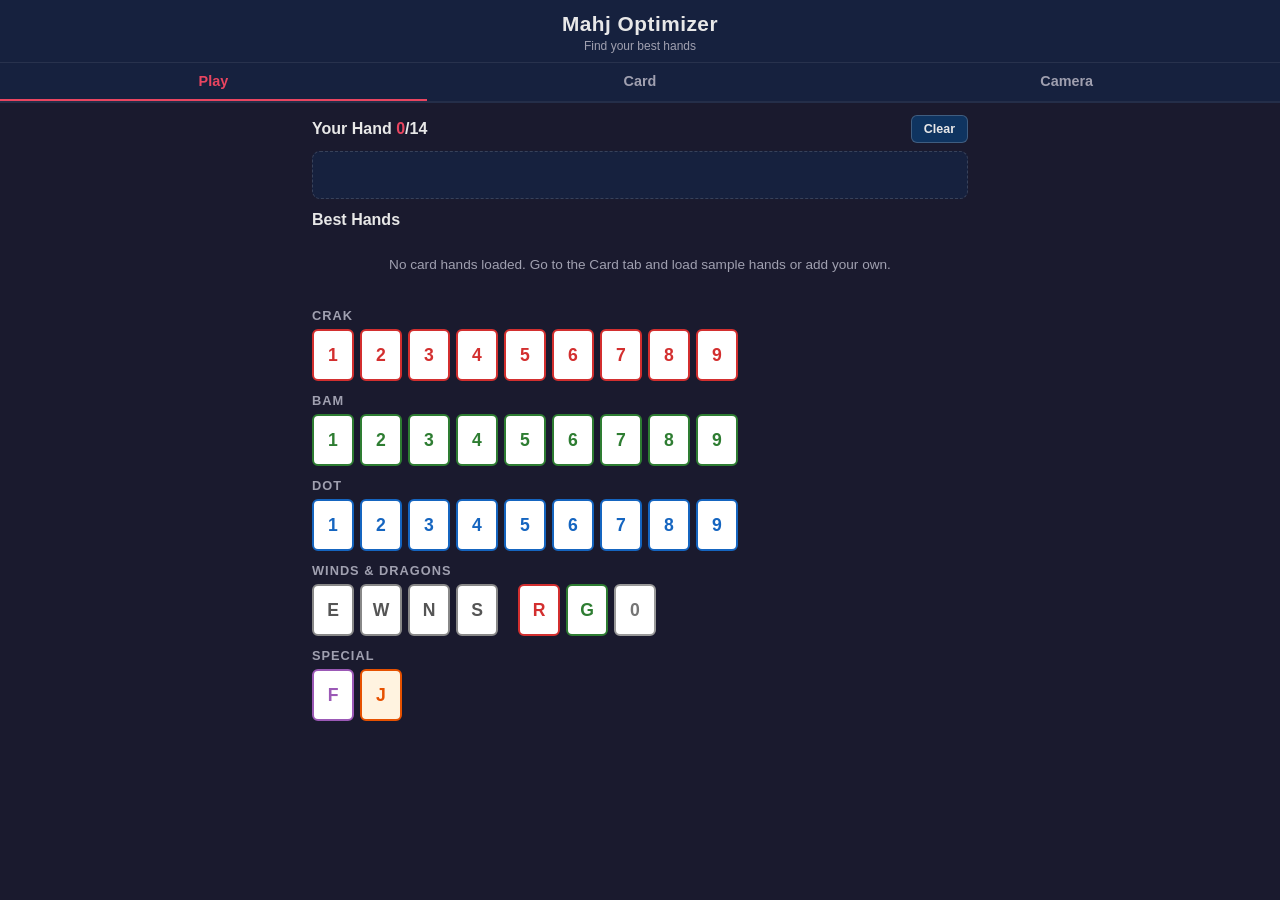
<file: mahjong-hand-optimizer/index.html>
<!DOCTYPE html>
<html lang="en">
<head>
  <meta charset="UTF-8">
  <meta name="viewport" content="width=device-width, initial-scale=1.0, user-scalable=no">
  <meta name="theme-color" content="#1a1a2e">
  <meta name="description" content="American Mahjong hand optimizer - find the best hands to pursue from your tiles">
  <title>Mahj Optimizer</title>
  <link rel="stylesheet" href="css/styles.css">
</head>
<body>
  <div id="app">
    <!-- Header -->
    <header class="header">
      <h1 class="header-title">Mahj Optimizer</h1>
      <span class="header-subtitle">Find your best hands</span>
    </header>

    <!-- Tab Navigation -->
    <nav class="tabs">
      <button class="tab active" data-tab="play">Play</button>
      <button class="tab" data-tab="card">Card</button>
      <button class="tab" data-tab="camera">Camera</button>
    </nav>

    <!-- Play Tab -->
    <main id="tab-play" class="tab-content active">
      <!-- Player's current hand -->
      <section class="hand-display">
        <div class="hand-header">
          <h2>Your Hand <span id="hand-count">0</span>/14</h2>
          <button id="clear-hand" class="btn-sm">Clear</button>
        </div>
        <div id="player-hand" class="tile-row"></div>
      </section>

      <!-- Best matching hands -->
      <section class="results-section">
        <h2>Best Hands</h2>
        <div id="results-list" class="results-list">
          <p class="results-placeholder">Tap tiles below to add them to your hand. Matching hands will appear here.</p>
        </div>
      </section>

      <!-- Tile picker -->
      <section class="picker-section">
        <h3>Crak</h3>
        <div class="tile-picker" data-suit="crack">
          <button class="tile-btn tile-crack" data-tile="crack-1">1</button>
          <button class="tile-btn tile-crack" data-tile="crack-2">2</button>
          <button class="tile-btn tile-crack" data-tile="crack-3">3</button>
          <button class="tile-btn tile-crack" data-tile="crack-4">4</button>
          <button class="tile-btn tile-crack" data-tile="crack-5">5</button>
          <button class="tile-btn tile-crack" data-tile="crack-6">6</button>
          <button class="tile-btn tile-crack" data-tile="crack-7">7</button>
          <button class="tile-btn tile-crack" data-tile="crack-8">8</button>
          <button class="tile-btn tile-crack" data-tile="crack-9">9</button>
        </div>

        <h3>Bam</h3>
        <div class="tile-picker" data-suit="bam">
          <button class="tile-btn tile-bam" data-tile="bam-1">1</button>
          <button class="tile-btn tile-bam" data-tile="bam-2">2</button>
          <button class="tile-btn tile-bam" data-tile="bam-3">3</button>
          <button class="tile-btn tile-bam" data-tile="bam-4">4</button>
          <button class="tile-btn tile-bam" data-tile="bam-5">5</button>
          <button class="tile-btn tile-bam" data-tile="bam-6">6</button>
          <button class="tile-btn tile-bam" data-tile="bam-7">7</button>
          <button class="tile-btn tile-bam" data-tile="bam-8">8</button>
          <button class="tile-btn tile-bam" data-tile="bam-9">9</button>
        </div>

        <h3>Dot</h3>
        <div class="tile-picker" data-suit="dot">
          <button class="tile-btn tile-dot" data-tile="dot-1">1</button>
          <button class="tile-btn tile-dot" data-tile="dot-2">2</button>
          <button class="tile-btn tile-dot" data-tile="dot-3">3</button>
          <button class="tile-btn tile-dot" data-tile="dot-4">4</button>
          <button class="tile-btn tile-dot" data-tile="dot-5">5</button>
          <button class="tile-btn tile-dot" data-tile="dot-6">6</button>
          <button class="tile-btn tile-dot" data-tile="dot-7">7</button>
          <button class="tile-btn tile-dot" data-tile="dot-8">8</button>
          <button class="tile-btn tile-dot" data-tile="dot-9">9</button>
        </div>

        <h3>Winds &amp; Dragons</h3>
        <div class="tile-picker">
          <button class="tile-btn tile-wind" data-tile="wind-E">E</button>
          <button class="tile-btn tile-wind" data-tile="wind-W">W</button>
          <button class="tile-btn tile-wind" data-tile="wind-N">N</button>
          <button class="tile-btn tile-wind" data-tile="wind-S">S</button>
          <span class="picker-gap"></span>
          <button class="tile-btn tile-dragon-red" data-tile="dragon-red">R</button>
          <button class="tile-btn tile-dragon-green" data-tile="dragon-green">G</button>
          <button class="tile-btn tile-dragon-soap" data-tile="dragon-soap">0</button>
        </div>

        <h3>Special</h3>
        <div class="tile-picker">
          <button class="tile-btn tile-flower" data-tile="flower">F</button>
          <button class="tile-btn tile-joker" data-tile="joker">J</button>
        </div>
      </section>
    </main>

    <!-- Card Tab -->
    <main id="tab-card" class="tab-content">
      <section class="card-section">
        <div class="card-header">
          <h2>Your Card</h2>
          <div class="card-actions">
            <button id="load-samples" class="btn-sm">Load Samples</button>
            <button id="clear-card" class="btn-sm btn-danger">Clear All</button>
          </div>
        </div>
        <p class="card-info">
          Enter the hands from your NMJL card. Hands are saved locally on your device.
          You can start with sample hands to try the app.
        </p>
        <div id="card-list" class="card-list"></div>

        <details class="import-export">
          <summary>Import / Export</summary>
          <div class="import-export-content">
            <button id="export-card" class="btn-sm">Export JSON</button>
            <button id="import-card-btn" class="btn-sm">Import JSON</button>
            <textarea id="import-export-area" class="import-textarea" rows="6" placeholder="Paste card JSON here..."></textarea>
          </div>
        </details>
      </section>
    </main>

    <!-- Camera Tab (placeholder) -->
    <main id="tab-camera" class="tab-content">
      <section class="camera-section">
        <div class="camera-placeholder">
          <div class="camera-icon">&#128247;</div>
          <h2>Camera Coming Soon</h2>
          <p>Point your phone at your tiles for instant recognition.<br>
             This feature is under development.</p>
        </div>
      </section>
    </main>
  </div>

  <script type="module" src="js/app.js"></script>
</body>
</html>
</file>
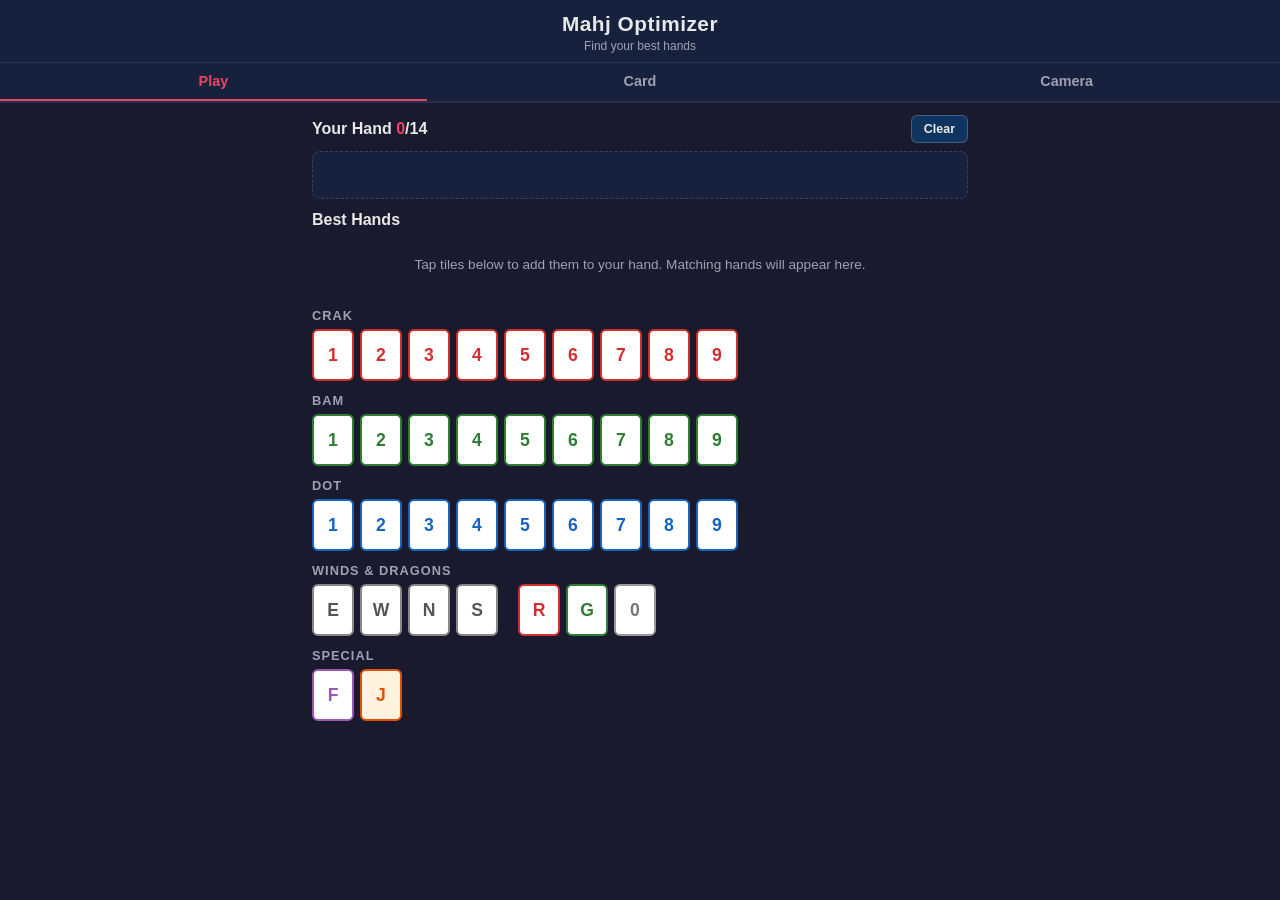
<file: mahjong-hand-optimizer/standalone.html>
<!DOCTYPE html>
<html lang="en">
<head>
  <meta charset="UTF-8">
  <meta name="viewport" content="width=device-width, initial-scale=1.0, user-scalable=no">
  <meta name="theme-color" content="#1a1a2e">
  <meta name="description" content="American Mahjong hand optimizer - find the best hands to pursue from your tiles">
  <title>Mahj Optimizer</title>
  <style>
/* === Reset & Base === */
*, *::before, *::after {
  box-sizing: border-box;
  margin: 0;
  padding: 0;
}

:root {
  --bg: #1a1a2e;
  --bg-card: #16213e;
  --bg-surface: #0f3460;
  --text: #e8e8e8;
  --text-dim: #a0a0b0;
  --accent: #e94560;
  --accent-hover: #ff6b81;
  --green: #2ecc71;
  --red: #e74c3c;
  --orange: #f39c12;
  --purple: #9b59b6;
  --tile-bg: #fff;
  --tile-border: #ccc;
  --crack-color: #d32f2f;
  --bam-color: #2e7d32;
  --dot-color: #1565c0;
  --radius: 8px;
  --radius-lg: 12px;
}

html { font-size: 16px; -webkit-text-size-adjust: 100%; }

body {
  font-family: -apple-system, BlinkMacSystemFont, 'Segoe UI', Roboto, sans-serif;
  background: var(--bg);
  color: var(--text);
  min-height: 100vh;
  overflow-x: hidden;
  -webkit-tap-highlight-color: transparent;
}

.header {
  text-align: center;
  padding: 12px 16px 8px;
  background: var(--bg-card);
  border-bottom: 1px solid rgba(255,255,255,0.08);
}
.header-title { font-size: 1.3rem; font-weight: 700; letter-spacing: 0.5px; }
.header-subtitle { font-size: 0.75rem; color: var(--text-dim); }

.tabs {
  display: flex;
  background: var(--bg-card);
  border-bottom: 2px solid rgba(255,255,255,0.06);
  position: sticky;
  top: 0;
  z-index: 100;
}
.tab {
  flex: 1; padding: 10px 0; font-size: 0.9rem; font-weight: 600;
  color: var(--text-dim); background: none; border: none; cursor: pointer;
  border-bottom: 2px solid transparent; transition: color 0.2s, border-color 0.2s;
}
.tab.active { color: var(--accent); border-bottom-color: var(--accent); }
.tab:active { opacity: 0.7; }

.tab-content { display: none; padding: 12px 12px 24px; }
.tab-content.active { display: block; }

.hand-display { margin-bottom: 12px; }
.hand-header { display: flex; align-items: center; justify-content: space-between; margin-bottom: 8px; }
.hand-header h2 { font-size: 1rem; font-weight: 600; }
#hand-count { color: var(--accent); }

.tile-row {
  display: flex; flex-wrap: wrap; gap: 4px; min-height: 48px; padding: 8px;
  background: var(--bg-card); border-radius: var(--radius);
  border: 1px dashed rgba(255,255,255,0.15);
}
.tile-row .hand-tile {
  width: 36px; height: 46px; display: flex; align-items: center; justify-content: center;
  font-size: 0.8rem; font-weight: 700; border-radius: 4px; background: var(--tile-bg);
  color: #333; cursor: pointer; border: 1.5px solid var(--tile-border);
  transition: transform 0.1s; user-select: none;
}
.hand-tile:active { transform: scale(0.9); }
.hand-tile.tile-crack { color: var(--crack-color); border-color: var(--crack-color); }
.hand-tile.tile-bam { color: var(--bam-color); border-color: var(--bam-color); }
.hand-tile.tile-dot { color: var(--dot-color); border-color: var(--dot-color); }
.hand-tile.tile-wind { color: #555; border-color: #888; }
.hand-tile.tile-dragon-red { color: var(--crack-color); border-color: var(--crack-color); }
.hand-tile.tile-dragon-green { color: var(--bam-color); border-color: var(--bam-color); }
.hand-tile.tile-dragon-soap { color: #757575; border-color: #999; }
.hand-tile.tile-flower { color: var(--purple); border-color: var(--purple); }
.hand-tile.tile-joker { color: #e65100; border-color: #e65100; }

.picker-section { margin-top: 16px; }
.picker-section h3 {
  font-size: 0.8rem; font-weight: 600; color: var(--text-dim);
  margin: 12px 0 6px; text-transform: uppercase; letter-spacing: 1px;
}
.tile-picker { display: flex; flex-wrap: wrap; gap: 6px; }
.picker-gap { width: 8px; }

.tile-btn {
  width: 38px; height: 48px; display: flex; align-items: center; justify-content: center;
  font-size: 1rem; font-weight: 700; border-radius: 6px; background: var(--tile-bg);
  border: 2px solid var(--tile-border); cursor: pointer;
  transition: transform 0.1s, box-shadow 0.1s; user-select: none;
}
.tile-btn:active { transform: scale(0.92); }
.tile-btn.tile-crack { color: var(--crack-color); border-color: var(--crack-color); }
.tile-btn.tile-bam { color: var(--bam-color); border-color: var(--bam-color); }
.tile-btn.tile-dot { color: var(--dot-color); border-color: var(--dot-color); }
.tile-btn.tile-wind { color: #555; border-color: #888; }
.tile-btn.tile-dragon-red { color: var(--crack-color); border-color: var(--crack-color); }
.tile-btn.tile-dragon-green { color: var(--bam-color); border-color: var(--bam-color); }
.tile-btn.tile-dragon-soap { color: #757575; border-color: #999; }
.tile-btn.tile-flower { color: var(--purple); border-color: var(--purple); }
.tile-btn.tile-joker { color: #e65100; border-color: #e65100; background: #fff3e0; }
.tile-btn.maxed { opacity: 0.35; pointer-events: none; }

.results-section { margin-top: 4px; }
.results-section h2 { font-size: 1rem; font-weight: 600; margin-bottom: 8px; }
.results-placeholder { color: var(--text-dim); font-size: 0.85rem; text-align: center; padding: 20px 12px; }
.results-list { display: flex; flex-direction: column; gap: 8px; }

.result-card {
  background: var(--bg-card); border-radius: var(--radius); padding: 12px;
  border-left: 4px solid var(--accent);
}
.result-card.top-match { border-left-color: var(--green); }
.result-header { display: flex; justify-content: space-between; align-items: center; margin-bottom: 6px; }
.result-category { font-size: 0.75rem; color: var(--text-dim); text-transform: uppercase; letter-spacing: 0.5px; }
.result-score { font-size: 1.1rem; font-weight: 700; color: var(--green); }
.result-description {
  font-size: 0.85rem; color: var(--text); margin-bottom: 8px;
  font-family: 'SF Mono', 'Fira Code', monospace;
}
.result-bar { height: 6px; background: rgba(255,255,255,0.1); border-radius: 3px; margin-bottom: 8px; overflow: hidden; }
.result-bar-fill { height: 100%; border-radius: 3px; background: var(--green); transition: width 0.3s ease; }
.result-tiles { display: flex; flex-wrap: wrap; gap: 3px; margin-bottom: 6px; }
.result-tile { font-size: 0.7rem; font-weight: 600; padding: 2px 5px; border-radius: 3px; background: rgba(46,204,113,0.2); color: var(--green); }
.result-tile.needed { background: rgba(231,76,60,0.2); color: var(--red); }
.result-meta { display: flex; gap: 12px; font-size: 0.7rem; color: var(--text-dim); }
.result-meta .concealed { color: var(--orange); }

.card-section { max-width: 600px; }
.card-header { display: flex; align-items: center; justify-content: space-between; margin-bottom: 8px; }
.card-header h2 { font-size: 1.1rem; }
.card-actions { display: flex; gap: 6px; }
.card-info { font-size: 0.82rem; color: var(--text-dim); margin-bottom: 16px; line-height: 1.4; }
.card-list { display: flex; flex-direction: column; gap: 8px; }
.card-item { background: var(--bg-card); border-radius: var(--radius); padding: 10px 12px; display: flex; justify-content: space-between; align-items: center; }
.card-item-info { flex: 1; }
.card-item-category { font-size: 0.7rem; color: var(--text-dim); text-transform: uppercase; letter-spacing: 0.5px; }
.card-item-desc { font-size: 0.82rem; font-family: 'SF Mono', 'Fira Code', monospace; margin-top: 2px; }
.card-item-meta { font-size: 0.7rem; color: var(--text-dim); margin-top: 2px; }
.card-item .btn-remove { background: none; border: none; color: var(--red); font-size: 1.1rem; cursor: pointer; padding: 4px 8px; border-radius: 4px; }
.card-item .btn-remove:active { background: rgba(231,76,60,0.2); }
.card-empty { text-align: center; padding: 30px 16px; color: var(--text-dim); font-size: 0.9rem; }

.import-export { margin-top: 20px; background: var(--bg-card); border-radius: var(--radius); padding: 12px; }
.import-export summary { font-size: 0.85rem; cursor: pointer; color: var(--text-dim); }
.import-export-content { margin-top: 10px; display: flex; flex-direction: column; gap: 8px; }
.import-textarea {
  width: 100%; background: var(--bg); color: var(--text);
  border: 1px solid rgba(255,255,255,0.15); border-radius: var(--radius);
  padding: 8px; font-size: 0.8rem; font-family: 'SF Mono', 'Fira Code', monospace; resize: vertical;
}

.camera-section { min-height: 60vh; padding: 12px 0; }
.camera-start {
  display: flex; flex-direction: column; align-items: center; justify-content: center;
  min-height: 50vh; gap: 12px;
}
.camera-or { color: var(--text-dim); font-size: 0.85rem; }
.camera-btn {
  padding: 14px 32px; font-size: 1rem; font-weight: 700; border: none; border-radius: 10px;
  background: var(--accent); color: #fff; cursor: pointer; text-align: center;
  transition: transform 0.1s;
}
.camera-btn:active { transform: scale(0.95); }
.camera-btn-secondary { background: var(--bg-surface); border: 1px solid rgba(255,255,255,0.2); }
.camera-live, .camera-review { text-align: center; }
.camera-live video {
  width: 100%; max-width: 500px; border-radius: var(--radius-lg);
  background: #000; display: block; margin: 0 auto;
}
.camera-review img {
  width: 100%; max-width: 500px; border-radius: var(--radius-lg);
  display: block; margin: 0 auto;
}
.camera-controls { display: flex; gap: 10px; justify-content: center; margin-top: 14px; }
.camera-hint {
  color: var(--text-dim); font-size: 0.85rem; text-align: center;
  margin-top: 12px; line-height: 1.4;
}

.btn-sm {
  padding: 6px 12px; font-size: 0.78rem; font-weight: 600;
  border: 1px solid rgba(255,255,255,0.2); border-radius: 6px;
  background: var(--bg-surface); color: var(--text); cursor: pointer;
  transition: background 0.15s;
}
.btn-sm:active { background: rgba(255,255,255,0.1); }
.btn-danger { border-color: var(--red); color: var(--red); }
.btn-danger:active { background: rgba(231,76,60,0.2); }
.hidden { display: none !important; }

@media (min-width: 480px) {
  .tile-btn { width: 42px; height: 52px; font-size: 1.1rem; }
  .tile-row .hand-tile { width: 40px; height: 50px; font-size: 0.85rem; }
}
@media (min-width: 768px) {
  .tab-content { max-width: 680px; margin: 0 auto; }
}
  </style>
</head>
<body>
  <div id="app">
    <header class="header">
      <h1 class="header-title">Mahj Optimizer</h1>
      <span class="header-subtitle">Find your best hands</span>
    </header>

    <nav class="tabs">
      <button class="tab active" data-tab="play">Play</button>
      <button class="tab" data-tab="card">Card</button>
      <button class="tab" data-tab="camera">Camera</button>
    </nav>

    <main id="tab-play" class="tab-content active">
      <section class="hand-display">
        <div class="hand-header">
          <h2>Your Hand <span id="hand-count">0</span>/14</h2>
          <button id="clear-hand" class="btn-sm">Clear</button>
        </div>
        <div id="player-hand" class="tile-row"></div>
      </section>

      <section class="results-section">
        <h2>Best Hands</h2>
        <div id="results-list" class="results-list">
          <p class="results-placeholder">Tap tiles below to build your hand. Best matching hands will appear here.</p>
        </div>
      </section>

      <section class="picker-section">
        <h3>Crak</h3>
        <div class="tile-picker" data-suit="crack">
          <button class="tile-btn tile-crack" data-tile="crack-1">1</button>
          <button class="tile-btn tile-crack" data-tile="crack-2">2</button>
          <button class="tile-btn tile-crack" data-tile="crack-3">3</button>
          <button class="tile-btn tile-crack" data-tile="crack-4">4</button>
          <button class="tile-btn tile-crack" data-tile="crack-5">5</button>
          <button class="tile-btn tile-crack" data-tile="crack-6">6</button>
          <button class="tile-btn tile-crack" data-tile="crack-7">7</button>
          <button class="tile-btn tile-crack" data-tile="crack-8">8</button>
          <button class="tile-btn tile-crack" data-tile="crack-9">9</button>
        </div>

        <h3>Bam</h3>
        <div class="tile-picker" data-suit="bam">
          <button class="tile-btn tile-bam" data-tile="bam-1">1</button>
          <button class="tile-btn tile-bam" data-tile="bam-2">2</button>
          <button class="tile-btn tile-bam" data-tile="bam-3">3</button>
          <button class="tile-btn tile-bam" data-tile="bam-4">4</button>
          <button class="tile-btn tile-bam" data-tile="bam-5">5</button>
          <button class="tile-btn tile-bam" data-tile="bam-6">6</button>
          <button class="tile-btn tile-bam" data-tile="bam-7">7</button>
          <button class="tile-btn tile-bam" data-tile="bam-8">8</button>
          <button class="tile-btn tile-bam" data-tile="bam-9">9</button>
        </div>

        <h3>Dot</h3>
        <div class="tile-picker" data-suit="dot">
          <button class="tile-btn tile-dot" data-tile="dot-1">1</button>
          <button class="tile-btn tile-dot" data-tile="dot-2">2</button>
          <button class="tile-btn tile-dot" data-tile="dot-3">3</button>
          <button class="tile-btn tile-dot" data-tile="dot-4">4</button>
          <button class="tile-btn tile-dot" data-tile="dot-5">5</button>
          <button class="tile-btn tile-dot" data-tile="dot-6">6</button>
          <button class="tile-btn tile-dot" data-tile="dot-7">7</button>
          <button class="tile-btn tile-dot" data-tile="dot-8">8</button>
          <button class="tile-btn tile-dot" data-tile="dot-9">9</button>
        </div>

        <h3>Winds &amp; Dragons</h3>
        <div class="tile-picker">
          <button class="tile-btn tile-wind" data-tile="wind-E">E</button>
          <button class="tile-btn tile-wind" data-tile="wind-W">W</button>
          <button class="tile-btn tile-wind" data-tile="wind-N">N</button>
          <button class="tile-btn tile-wind" data-tile="wind-S">S</button>
          <span class="picker-gap"></span>
          <button class="tile-btn tile-dragon-red" data-tile="dragon-red">R</button>
          <button class="tile-btn tile-dragon-green" data-tile="dragon-green">G</button>
          <button class="tile-btn tile-dragon-soap" data-tile="dragon-soap">0</button>
        </div>

        <h3>Special</h3>
        <div class="tile-picker">
          <button class="tile-btn tile-flower" data-tile="flower">F</button>
          <button class="tile-btn tile-joker" data-tile="joker">J</button>
        </div>
      </section>
    </main>

    <main id="tab-card" class="tab-content">
      <section class="card-section">
        <div class="card-header">
          <h2>Your Card</h2>
          <div class="card-actions">
            <button id="load-samples" class="btn-sm">Load Samples</button>
            <button id="clear-card" class="btn-sm btn-danger">Clear All</button>
          </div>
        </div>
        <p class="card-info">
          Enter the hands from your NMJL card. Hands are saved locally on your device.
          You can start with sample hands to try the app.
        </p>
        <div id="card-list" class="card-list"></div>

        <details class="import-export">
          <summary>Import / Export</summary>
          <div class="import-export-content">
            <button id="export-card" class="btn-sm">Export JSON</button>
            <button id="import-card-btn" class="btn-sm">Import JSON</button>
            <textarea id="import-export-area" class="import-textarea" rows="6" placeholder="Paste card JSON here..."></textarea>
          </div>
        </details>
      </section>
    </main>

    <main id="tab-camera" class="tab-content">
      <section class="camera-section">
        <!-- Start screen -->
        <div id="camera-start" class="camera-start">
          <button id="btn-open-camera" class="camera-btn">Open Camera</button>
          <span class="camera-or">or</span>
          <label class="camera-btn camera-btn-secondary" for="photo-upload">Upload Photo</label>
          <input type="file" id="photo-upload" accept="image/*" style="display:none">
        </div>

        <!-- Live camera view -->
        <div id="camera-live" class="camera-live hidden">
          <video id="camera-video" autoplay playsinline></video>
          <div class="camera-controls">
            <button id="btn-snap" class="camera-btn">Take Photo</button>
            <button id="btn-stop-camera" class="camera-btn camera-btn-secondary">Cancel</button>
          </div>
        </div>

        <!-- Captured/uploaded image review -->
        <div id="camera-review" class="camera-review hidden">
          <img id="camera-preview" alt="Captured tiles">
          <canvas id="camera-canvas" style="display:none"></canvas>
          <p class="camera-hint">Use the photo as a reference and tap tiles on the Play tab to enter your hand.</p>
          <div class="camera-controls">
            <button id="btn-use-photo" class="camera-btn">Go to Play Tab</button>
            <button id="btn-retake" class="camera-btn camera-btn-secondary">Retake</button>
          </div>
        </div>
      </section>
    </main>
  </div>

<script>
// ============================================================================
// tiles.js
// ============================================================================
const SUITS = ['crack', 'bam', 'dot'];
const SUIT_DISPLAY = { crack: 'Crak', bam: 'Bam', dot: 'Dot' };
const SUIT_SHORT = { crack: 'C', bam: 'B', dot: 'D' };
const SUIT_COLORS = { crack: '#d32f2f', bam: '#2e7d32', dot: '#1565c0' };
const VALUES = [1, 2, 3, 4, 5, 6, 7, 8, 9];
const WINDS = ['E', 'W', 'N', 'S'];
const WIND_NAMES = { E: 'East', W: 'West', N: 'North', S: 'South' };
const DRAGONS = ['red', 'green', 'soap'];
const DRAGON_DISPLAY = { red: 'Red', green: 'Green', soap: 'Soap' };
const DRAGON_SHORT = { red: 'R', green: 'G', soap: '0' };
const SUIT_DRAGON = { crack: 'red', bam: 'green', dot: 'soap' };
const DRAGON_SUIT = { red: 'crack', green: 'bam', soap: 'dot' };

function tile(type, ...args) {
  switch (type) {
    case 'suit': return args[0] + '-' + args[1];
    case 'wind': return 'wind-' + args[0];
    case 'dragon': return 'dragon-' + args[0];
    case 'flower': return 'flower';
    case 'joker': return 'joker';
    default: return type;
  }
}

function parseTile(id) {
  if (id === 'flower') return { type: 'flower' };
  if (id === 'joker') return { type: 'joker' };
  if (id.startsWith('wind-')) return { type: 'wind', wind: id.slice(5) };
  if (id.startsWith('dragon-')) return { type: 'dragon', dragon: id.slice(7) };
  var dash = id.indexOf('-');
  return { type: 'suit', suit: id.slice(0, dash), value: parseInt(id.slice(dash + 1)) };
}

function tileLabel(id) {
  var t = parseTile(id);
  switch (t.type) {
    case 'suit': return t.value + SUIT_SHORT[t.suit];
    case 'wind': return t.wind;
    case 'dragon': return DRAGON_SHORT[t.dragon];
    case 'flower': return 'F';
    case 'joker': return 'J';
  }
}

function tileName(id) {
  var t = parseTile(id);
  switch (t.type) {
    case 'suit': return t.value + ' ' + SUIT_DISPLAY[t.suit];
    case 'wind': return WIND_NAMES[t.wind];
    case 'dragon': return DRAGON_DISPLAY[t.dragon];
    case 'flower': return 'Flower';
    case 'joker': return 'Joker';
  }
}

function maxCount(id) {
  var t = parseTile(id);
  if (t.type === 'flower') return 8;
  if (t.type === 'joker') return 8;
  return 4;
}

// ============================================================================
// hands.js
// ============================================================================
function expandTemplate(template) {
  var variants = [];
  var suitSlots = new Set();
  for (var g of template.groups) {
    if (g.type === 'suit' && g.suit) suitSlots.add(g.suit);
    if (g.type === 'dragon' && g.dragon === 'matching' && g.matchSuit) suitSlots.add(g.matchSuit);
  }
  var slots = [...suitSlots].sort();
  var suitAssignments = generateSuitAssignments(slots, template.suitMapping || {});
  var hasN = template.groups.some(function(g) { return typeof g.value === 'string' && g.value.includes('N'); });
  var nMin = template.nMin != null ? template.nMin : 1;
  var nMax = template.nMax != null ? template.nMax : 9;
  var nValues = hasN ? range(nMin, nMax) : [0];
  for (var suits of suitAssignments) {
    for (var n of nValues) {
      var concrete = resolveHand(template, suits, n);
      if (concrete) variants.push(concrete);
    }
  }
  return variants;
}

function generateSuitAssignments(slots, mapping) {
  if (slots.length === 0) return [{}];
  var results = [];
  function recurse(idx, assigned) {
    if (idx === slots.length) { results.push(Object.assign({}, assigned)); return; }
    var slot = slots[idx];
    var constraint = mapping[slot] || 'any';
    for (var suit of SUITS) {
      var valid = true;
      if (constraint === 'different') {
        for (var s of Object.values(assigned)) { if (s === suit) { valid = false; break; } }
      } else if (constraint === 'remaining') {
        var used = new Set(Object.values(assigned));
        valid = !used.has(suit) && used.size === 2;
      } else if (constraint.startsWith && constraint.startsWith('same_as_')) {
        var ref = constraint.slice(8);
        valid = suit === assigned[ref];
      }
      if (valid) { assigned[slot] = suit; recurse(idx + 1, assigned); delete assigned[slot]; }
    }
  }
  recurse(0, {});
  return results;
}

function resolveHand(template, suitAssignment, n) {
  var groups = [];
  var allTiles = [];
  for (var g of template.groups) {
    var resolved = resolveGroup(g, suitAssignment, n);
    if (!resolved) return null;
    groups.push({ tileId: resolved.tileId, count: g.count });
    for (var i = 0; i < g.count; i++) allTiles.push(resolved.tileId);
  }
  return {
    tiles: allTiles, groups: groups,
    jokersAllowed: template.jokersAllowed !== false,
    concealed: template.concealed || false,
    value: template.value || 25,
    templateId: template.id, category: template.category,
    handNumber: template.number, description: template.description,
  };
}

function resolveGroup(group, suits, n) {
  switch (group.type) {
    case 'suit': {
      var suit = suits[group.suit];
      if (!suit) return null;
      var value = resolveValue(group.value, n);
      if (value < 1 || value > 9) return null;
      return { tileId: tile('suit', suit, value) };
    }
    case 'wind': return { tileId: tile('wind', group.wind) };
    case 'dragon': {
      if (group.dragon === 'matching') {
        var s = suits[group.matchSuit];
        if (!s) return null;
        return { tileId: tile('dragon', SUIT_DRAGON[s]) };
      }
      return { tileId: tile('dragon', group.dragon) };
    }
    case 'flower': return { tileId: tile('flower') };
    case 'joker': return { tileId: tile('joker') };
    default: return null;
  }
}

function resolveValue(expr, n) {
  if (typeof expr === 'number') return expr;
  if (expr === 'N') return n;
  var match = expr.match(/^N([+-])(\d+)$/);
  if (match) { var k = parseInt(match[2]); return match[1] === '+' ? n + k : n - k; }
  return parseInt(expr) || 0;
}

function range(min, max) { var arr = []; for (var i = min; i <= max; i++) arr.push(i); return arr; }

function handSize(template) {
  return template.groups.reduce(function(sum, g) { return sum + g.count; }, 0);
}

// ============================================================================
// matching.js
// ============================================================================
function scoreHand(playerTiles, concreteHand) {
  var available = {};
  for (var t of playerTiles) available[t] = (available[t] || 0) + 1;
  var jokersLeft = available['joker'] || 0;
  var totalMatched = 0, jokersUsed = 0;
  var tilesNeeded = [], tilesMatched = [];
  for (var group of concreteHand.groups) {
    var tileId = group.tileId, count = group.count;
    var matched = 0, remaining = count;
    if (tileId === 'joker') {
      var use = Math.min(jokersLeft, remaining);
      jokersLeft -= use; matched += use; remaining -= use;
      for (var i = 0; i < use; i++) tilesMatched.push('joker');
    } else {
      var have = available[tileId] || 0;
      var use2 = Math.min(have, remaining);
      available[tileId] = (available[tileId] || 0) - use2;
      matched += use2; remaining -= use2;
      for (var i = 0; i < use2; i++) tilesMatched.push(tileId);
      if (remaining > 0 && count >= 3 && concreteHand.jokersAllowed) {
        var jokerUse = Math.min(jokersLeft, remaining);
        jokersLeft -= jokerUse; jokersUsed += jokerUse;
        matched += jokerUse; remaining -= jokerUse;
        for (var j = 0; j < jokerUse; j++) tilesMatched.push('joker');
      }
    }
    totalMatched += matched;
    for (var i = 0; i < remaining; i++) tilesNeeded.push(tileId);
  }
  var totalTiles = concreteHand.tiles.length;
  return {
    hand: concreteHand, score: totalTiles > 0 ? totalMatched / totalTiles : 0,
    matched: totalMatched, total: totalTiles, needed: tilesNeeded.length,
    tilesNeeded: tilesNeeded, tilesMatched: tilesMatched, jokersUsed: jokersUsed,
  };
}

function rankHands(playerTiles, allConcreteHands, options) {
  options = options || {};
  var topN = options.topN || 10;
  var bestPerTemplate = options.bestPerTemplate !== false;
  var results = allConcreteHands.map(function(hand) { return scoreHand(playerTiles, hand); });
  if (bestPerTemplate) {
    var best = new Map();
    for (var r of results) {
      var key = r.hand.templateId;
      var existing = best.get(key);
      if (!existing || r.score > existing.score || (r.score === existing.score && r.jokersUsed < existing.jokersUsed)) {
        best.set(key, r);
      }
    }
    results = [...best.values()];
  }
  results.sort(function(a, b) {
    if (b.score !== a.score) return b.score - a.score;
    if (a.needed !== b.needed) return a.needed - b.needed;
    return (b.hand.value || 0) - (a.hand.value || 0);
  });
  return results.slice(0, topN);
}

// ============================================================================
// sample-hands.js
// ============================================================================
var SAMPLE_HANDS = [
  {
    id: 'sample-cr-1', category: 'Consecutive Run', number: 1,
    description: 'NNNN (N+1)(N+1)(N+1)(N+1) (N+2)(N+2)(N+2)(N+2) (N+3)(N+3)  [one suit]',
    groups: [
      { count: 4, type: 'suit', suit: 'A', value: 'N' },
      { count: 4, type: 'suit', suit: 'A', value: 'N+1' },
      { count: 4, type: 'suit', suit: 'A', value: 'N+2' },
      { count: 2, type: 'suit', suit: 'A', value: 'N+3' },
    ],
    nMin: 1, nMax: 6, concealed: false, jokersAllowed: true, value: 25,
  },
  {
    id: 'sample-cr-2', category: 'Consecutive Run', number: 2,
    description: 'NNN (N+1)(N+1)(N+1) (N+2)(N+2)(N+2) NN DD  [one suit + matching dragon]',
    groups: [
      { count: 3, type: 'suit', suit: 'A', value: 'N' },
      { count: 3, type: 'suit', suit: 'A', value: 'N+1' },
      { count: 3, type: 'suit', suit: 'A', value: 'N+2' },
      { count: 2, type: 'suit', suit: 'A', value: 'N+3' },
      { count: 3, type: 'dragon', dragon: 'matching', matchSuit: 'A' },
    ],
    nMin: 1, nMax: 6, concealed: false, jokersAllowed: true, value: 25,
  },
  {
    id: 'sample-aln-1', category: 'Like Numbers', number: 1,
    description: 'NNNN NNNN NNNN DD  [three suits, same number + dragon pair]',
    groups: [
      { count: 4, type: 'suit', suit: 'A', value: 'N' },
      { count: 4, type: 'suit', suit: 'B', value: 'N' },
      { count: 4, type: 'suit', suit: 'C', value: 'N' },
      { count: 2, type: 'dragon', dragon: 'red' },
    ],
    suitMapping: { A: 'any', B: 'different', C: 'remaining' },
    nMin: 1, nMax: 9, concealed: false, jokersAllowed: true, value: 30,
  },
  {
    id: 'sample-even-1', category: '2468', number: 1,
    description: '2222 4444 6666 88  [one suit]',
    groups: [
      { count: 4, type: 'suit', suit: 'A', value: 2 },
      { count: 4, type: 'suit', suit: 'A', value: 4 },
      { count: 4, type: 'suit', suit: 'A', value: 6 },
      { count: 2, type: 'suit', suit: 'A', value: 8 },
    ],
    concealed: false, jokersAllowed: true, value: 25,
  },
  {
    id: 'sample-even-2', category: '2468', number: 2,
    description: '22 444 666 8888  [one suit]',
    groups: [
      { count: 2, type: 'suit', suit: 'A', value: 2 },
      { count: 3, type: 'suit', suit: 'A', value: 4 },
      { count: 3, type: 'suit', suit: 'A', value: 6 },
      { count: 4, type: 'suit', suit: 'A', value: 8 },
      { count: 2, type: 'dragon', dragon: 'matching', matchSuit: 'A' },
    ],
    concealed: false, jokersAllowed: true, value: 25,
  },
  {
    id: 'sample-odd-1', category: '13579', number: 1,
    description: '111 333 5555 7 9  [one suit, concealed]',
    groups: [
      { count: 3, type: 'suit', suit: 'A', value: 1 },
      { count: 3, type: 'suit', suit: 'A', value: 3 },
      { count: 4, type: 'suit', suit: 'A', value: 5 },
      { count: 2, type: 'suit', suit: 'A', value: 7 },
      { count: 2, type: 'suit', suit: 'A', value: 9 },
    ],
    concealed: true, jokersAllowed: true, value: 30,
  },
  {
    id: 'sample-wd-1', category: 'Winds & Dragons', number: 1,
    description: 'EEEE WWWW NNNN SS  [all winds]',
    groups: [
      { count: 4, type: 'wind', wind: 'E' },
      { count: 4, type: 'wind', wind: 'W' },
      { count: 4, type: 'wind', wind: 'N' },
      { count: 2, type: 'wind', wind: 'S' },
    ],
    concealed: false, jokersAllowed: true, value: 25,
  },
  {
    id: 'sample-wd-2', category: 'Winds & Dragons', number: 2,
    description: 'FF NNNN SSSS DDDD  [flowers + N/S winds + any dragon]',
    groups: [
      { count: 2, type: 'flower' },
      { count: 4, type: 'wind', wind: 'N' },
      { count: 4, type: 'wind', wind: 'S' },
      { count: 4, type: 'dragon', dragon: 'green' },
    ],
    concealed: false, jokersAllowed: true, value: 25,
  },
  {
    id: 'sample-369-1', category: '369', number: 1,
    description: '333 6666 9999 DD  [one suit + matching dragon]',
    groups: [
      { count: 3, type: 'suit', suit: 'A', value: 3 },
      { count: 4, type: 'suit', suit: 'A', value: 6 },
      { count: 4, type: 'suit', suit: 'A', value: 9 },
      { count: 3, type: 'dragon', dragon: 'matching', matchSuit: 'A' },
    ],
    concealed: false, jokersAllowed: true, value: 25,
  },
  {
    id: 'sample-sp-1', category: 'Singles & Pairs', number: 1,
    description: '11 33 55 77 99 DD FF  [odds + matching dragon + flowers, one suit]',
    groups: [
      { count: 2, type: 'suit', suit: 'A', value: 1 },
      { count: 2, type: 'suit', suit: 'A', value: 3 },
      { count: 2, type: 'suit', suit: 'A', value: 5 },
      { count: 2, type: 'suit', suit: 'A', value: 7 },
      { count: 2, type: 'suit', suit: 'A', value: 9 },
      { count: 2, type: 'dragon', dragon: 'matching', matchSuit: 'A' },
      { count: 2, type: 'flower' },
    ],
    concealed: true, jokersAllowed: false, value: 50,
  },
];

// ============================================================================
// card-store.js
// ============================================================================
var STORAGE_KEY = 'mahj-optimizer-card';

function loadCard() {
  try { var raw = localStorage.getItem(STORAGE_KEY); if (!raw) return []; return JSON.parse(raw); }
  catch(e) { return []; }
}
function saveCard(templates) {
  try { localStorage.setItem(STORAGE_KEY, JSON.stringify(templates)); } catch(e) { /* file:// may block */ }
}
function clearCard() {
  try { localStorage.removeItem(STORAGE_KEY); } catch(e) {}
}
function exportCard() { return JSON.stringify(loadCard(), null, 2); }
function importCard(json) {
  var templates = JSON.parse(json);
  if (!Array.isArray(templates)) throw new Error('Invalid card data: expected array');
  saveCard(templates);
  return templates;
}

// ============================================================================
// app.js
// ============================================================================
var state = {
  playerTiles: [],
  concreteHands: [],
  cardTemplates: [],
};

document.addEventListener('DOMContentLoaded', function() {
  try {
    initTabs();
    initTilePicker();
    initHandDisplay();
    initCardTab();
    initCamera();
    loadCardData();
    // Auto-load sample hands on first visit so app works immediately
    if (state.cardTemplates.length === 0) {
      for (var h of SAMPLE_HANDS) {
        state.cardTemplates.push(h);
      }
      try { saveCard(state.cardTemplates); } catch(e) { /* localStorage may fail on file:// */ }
      rebuildConcreteHands();
      renderCardList();
    }
    updateAll();
  } catch(e) {
    document.body.innerHTML = '<div style="color:white;padding:20px;font-family:sans-serif">' +
      '<h2>Error starting app</h2><pre>' + e.message + '\n' + e.stack + '</pre></div>';
  }
});

function initTabs() {
  var tabs = document.querySelectorAll('.tab');
  tabs.forEach(function(tab) {
    tab.addEventListener('click', function() {
      tabs.forEach(function(t) { t.classList.remove('active'); });
      document.querySelectorAll('.tab-content').forEach(function(c) { c.classList.remove('active'); });
      tab.classList.add('active');
      document.getElementById('tab-' + tab.dataset.tab).classList.add('active');
    });
  });
}

function initTilePicker() {
  document.querySelectorAll('.tile-btn').forEach(function(btn) {
    btn.addEventListener('click', function() { addTile(btn.dataset.tile); });
  });
}

function addTile(tileId) {
  if (state.playerTiles.length >= 14) return;
  var current = state.playerTiles.filter(function(t) { return t === tileId; }).length;
  if (current >= maxCount(tileId)) return;
  state.playerTiles.push(tileId);
  updateAll();
}

function removeTile(index) { state.playerTiles.splice(index, 1); updateAll(); }
function clearHand() { state.playerTiles = []; updateAll(); }

function initHandDisplay() {
  document.getElementById('clear-hand').addEventListener('click', clearHand);
}

function renderHand() {
  var container = document.getElementById('player-hand');
  var count = document.getElementById('hand-count');
  count.textContent = state.playerTiles.length;
  container.innerHTML = '';
  if (state.playerTiles.length === 0) return;
  state.playerTiles.forEach(function(tileId, idx) {
    var el = document.createElement('button');
    el.className = 'hand-tile ' + tileClass(tileId);
    el.textContent = tileLabel(tileId);
    el.title = tileName(tileId) + ' (tap to remove)';
    el.addEventListener('click', function() { removeTile(idx); });
    container.appendChild(el);
  });
}

function renderResults() {
  var container = document.getElementById('results-list');
  if (state.playerTiles.length === 0 || state.concreteHands.length === 0) {
    var msg = state.concreteHands.length === 0
      ? 'No card hands loaded. Go to the Card tab and load sample hands or add your own.'
      : 'Tap tiles below to add them to your hand. Matching hands will appear here.';
    container.innerHTML = '<p class="results-placeholder">' + msg + '</p>';
    return;
  }
  var ranked = rankHands(state.playerTiles, state.concreteHands, { topN: 10 });
  if (ranked.length === 0) {
    container.innerHTML = '<p class="results-placeholder">No matching hands found.</p>';
    return;
  }
  container.innerHTML = '';
  ranked.forEach(function(result, i) {
    var pct = Math.round(result.score * 100);
    var card = document.createElement('div');
    card.className = 'result-card' + (i === 0 ? ' top-match' : '');
    var neededCounts = {};
    for (var t of result.tilesNeeded) neededCounts[t] = (neededCounts[t] || 0) + 1;
    var matchedCounts = {};
    for (var t of result.tilesMatched) matchedCounts[t] = (matchedCounts[t] || 0) + 1;
    var matchedHtml = Object.entries(matchedCounts)
      .map(function(e) { return '<span class="result-tile">' + tileLabel(e[0]) + (e[1] > 1 ? ' x' + e[1] : '') + '</span>'; }).join('');
    var neededHtml = Object.entries(neededCounts)
      .map(function(e) { return '<span class="result-tile needed">' + tileLabel(e[0]) + (e[1] > 1 ? ' x' + e[1] : '') + '</span>'; }).join('');
    var meta = [];
    meta.push((result.hand.value || 25) + ' pts');
    if (result.hand.concealed) meta.push('<span class="concealed">Concealed</span>');
    if (result.jokersUsed > 0) meta.push(result.jokersUsed + ' joker' + (result.jokersUsed > 1 ? 's' : '') + ' used');
    if (!result.hand.jokersAllowed) meta.push('No jokers');
    card.innerHTML =
      '<div class="result-header">' +
        '<span class="result-category">' + result.hand.category + ' #' + result.hand.handNumber + '</span>' +
        '<span class="result-score">' + pct + '%</span>' +
      '</div>' +
      '<div class="result-description">' + result.hand.description + '</div>' +
      '<div class="result-bar"><div class="result-bar-fill" style="width:' + pct + '%"></div></div>' +
      '<div class="result-tiles">' + matchedHtml + (neededHtml ? (matchedHtml ? ' ' : '') + neededHtml : '') + '</div>' +
      '<div class="result-meta">' + meta.join(' &middot; ') + '</div>';
    container.appendChild(card);
  });
}

function initCardTab() {
  document.getElementById('load-samples').addEventListener('click', function() {
    for (var h of SAMPLE_HANDS) {
      if (!state.cardTemplates.find(function(t) { return t.id === h.id; })) state.cardTemplates.push(h);
    }
    saveCard(state.cardTemplates);
    rebuildConcreteHands(); renderCardList(); updateAll();
  });
  document.getElementById('clear-card').addEventListener('click', function() {
    if (confirm('Remove all hands from your card?')) {
      clearCard(); state.cardTemplates = []; state.concreteHands = [];
      renderCardList(); updateAll();
    }
  });
  document.getElementById('export-card').addEventListener('click', function() {
    document.getElementById('import-export-area').value = exportCard();
  });
  document.getElementById('import-card-btn').addEventListener('click', function() {
    var json = document.getElementById('import-export-area').value.trim();
    if (!json) return;
    try {
      var templates = importCard(json);
      state.cardTemplates = templates;
      rebuildConcreteHands(); renderCardList(); updateAll();
    } catch (e) { alert('Invalid JSON: ' + e.message); }
  });
}

function loadCardData() {
  state.cardTemplates = loadCard();
  rebuildConcreteHands(); renderCardList();
}

function rebuildConcreteHands() {
  state.concreteHands = [];
  for (var template of state.cardTemplates) {
    try { state.concreteHands.push(...expandTemplate(template)); }
    catch (e) { console.warn('Failed to expand template ' + template.id + ':', e); }
  }
}

function renderCardList() {
  var container = document.getElementById('card-list');
  if (state.cardTemplates.length === 0) {
    container.innerHTML = '<div class="card-empty"><p>No hands loaded yet.</p><p>Tap "Load Samples" to try example hands, or import your own card data.</p></div>';
    return;
  }
  container.innerHTML = '';
  var byCategory = {};
  for (var t of state.cardTemplates) {
    if (!byCategory[t.category]) byCategory[t.category] = [];
    byCategory[t.category].push(t);
  }
  for (var [cat, hands] of Object.entries(byCategory)) {
    for (var h of hands) {
      var size = handSize(h);
      var variants = expandTemplate(h).length;
      var item = document.createElement('div');
      item.className = 'card-item';
      item.innerHTML =
        '<div class="card-item-info">' +
          '<div class="card-item-category">' + cat + ' #' + h.number + '</div>' +
          '<div class="card-item-desc">' + h.description + '</div>' +
          '<div class="card-item-meta">' +
            h.value + ' pts &middot; ' + size + ' tiles &middot; ' + variants + ' variant' + (variants !== 1 ? 's' : '') +
            (h.concealed ? ' &middot; Concealed' : '') +
            (!h.jokersAllowed ? ' &middot; No Jokers' : '') +
          '</div>' +
        '</div>' +
        '<button class="btn-remove" data-id="' + h.id + '" title="Remove">&times;</button>';
      container.appendChild(item);
    }
  }
  container.querySelectorAll('.btn-remove').forEach(function(btn) {
    btn.addEventListener('click', function() {
      var id = btn.dataset.id;
      state.cardTemplates = state.cardTemplates.filter(function(t) { return t.id !== id; });
      saveCard(state.cardTemplates);
      rebuildConcreteHands(); renderCardList(); updateAll();
    });
  });
}

function updatePickerState() {
  document.querySelectorAll('.tile-btn').forEach(function(btn) {
    var tileId = btn.dataset.tile;
    var current = state.playerTiles.filter(function(t) { return t === tileId; }).length;
    var atMax = current >= maxCount(tileId) || state.playerTiles.length >= 14;
    btn.classList.toggle('maxed', atMax);
  });
}

function updateAll() { renderHand(); renderResults(); updatePickerState(); }

function tileClass(id) {
  var t = parseTile(id);
  switch (t.type) {
    case 'suit': return 'tile-' + t.suit;
    case 'wind': return 'tile-wind';
    case 'dragon': return 'tile-dragon-' + t.dragon;
    case 'flower': return 'tile-flower';
    case 'joker': return 'tile-joker';
    default: return '';
  }
}

// ============================================================================
// Camera
// ============================================================================
var cameraStream = null;

function initCamera() {
  var btnOpen = document.getElementById('btn-open-camera');
  var btnSnap = document.getElementById('btn-snap');
  var btnStop = document.getElementById('btn-stop-camera');
  var btnUse = document.getElementById('btn-use-photo');
  var btnRetake = document.getElementById('btn-retake');
  var fileInput = document.getElementById('photo-upload');

  btnOpen.addEventListener('click', openCamera);
  btnSnap.addEventListener('click', takeSnapshot);
  btnStop.addEventListener('click', stopCamera);
  btnUse.addEventListener('click', goToPlayTab);
  btnRetake.addEventListener('click', function() {
    showCameraView('start');
    openCamera();
  });
  fileInput.addEventListener('change', handleFileUpload);
}

function openCamera() {
  if (!navigator.mediaDevices || !navigator.mediaDevices.getUserMedia) {
    alert('Camera is not supported in this browser. Try uploading a photo instead.');
    return;
  }
  navigator.mediaDevices.getUserMedia({ video: { facingMode: 'environment' } })
    .then(function(stream) {
      cameraStream = stream;
      var video = document.getElementById('camera-video');
      video.srcObject = stream;
      showCameraView('live');
    })
    .catch(function(err) {
      alert('Could not access camera: ' + err.message + '\nTry uploading a photo instead.');
    });
}

function takeSnapshot() {
  var video = document.getElementById('camera-video');
  var canvas = document.getElementById('camera-canvas');
  var preview = document.getElementById('camera-preview');

  canvas.width = video.videoWidth;
  canvas.height = video.videoHeight;
  canvas.getContext('2d').drawImage(video, 0, 0);
  preview.src = canvas.toDataURL('image/jpeg', 0.9);

  stopStream();
  showCameraView('review');
}

function stopCamera() {
  stopStream();
  showCameraView('start');
}

function stopStream() {
  if (cameraStream) {
    cameraStream.getTracks().forEach(function(t) { t.stop(); });
    cameraStream = null;
  }
  var video = document.getElementById('camera-video');
  video.srcObject = null;
}

function handleFileUpload(e) {
  var file = e.target.files[0];
  if (!file) return;
  var reader = new FileReader();
  reader.onload = function(ev) {
    document.getElementById('camera-preview').src = ev.target.result;
    showCameraView('review');
  };
  reader.readAsDataURL(file);
  e.target.value = '';
}

function goToPlayTab() {
  // Switch to Play tab
  document.querySelectorAll('.tab').forEach(function(t) { t.classList.remove('active'); });
  document.querySelectorAll('.tab-content').forEach(function(c) { c.classList.remove('active'); });
  document.querySelector('.tab[data-tab="play"]').classList.add('active');
  document.getElementById('tab-play').classList.add('active');
}

function showCameraView(view) {
  document.getElementById('camera-start').classList.toggle('hidden', view !== 'start');
  document.getElementById('camera-live').classList.toggle('hidden', view !== 'live');
  document.getElementById('camera-review').classList.toggle('hidden', view !== 'review');
}
</script>
</body>
</html>
</file>
<file: mahjong-hand-optimizer/css/styles.css>
/* === Reset & Base === */
*, *::before, *::after {
  box-sizing: border-box;
  margin: 0;
  padding: 0;
}

:root {
  --bg: #1a1a2e;
  --bg-card: #16213e;
  --bg-surface: #0f3460;
  --text: #e8e8e8;
  --text-dim: #a0a0b0;
  --accent: #e94560;
  --accent-hover: #ff6b81;
  --green: #2ecc71;
  --red: #e74c3c;
  --orange: #f39c12;
  --purple: #9b59b6;
  --tile-bg: #fff;
  --tile-border: #ccc;
  --crack-color: #d32f2f;
  --bam-color: #2e7d32;
  --dot-color: #1565c0;
  --radius: 8px;
  --radius-lg: 12px;
}

html {
  font-size: 16px;
  -webkit-text-size-adjust: 100%;
}

body {
  font-family: -apple-system, BlinkMacSystemFont, 'Segoe UI', Roboto, sans-serif;
  background: var(--bg);
  color: var(--text);
  min-height: 100vh;
  overflow-x: hidden;
  -webkit-tap-highlight-color: transparent;
}

/* === Header === */
.header {
  text-align: center;
  padding: 12px 16px 8px;
  background: var(--bg-card);
  border-bottom: 1px solid rgba(255,255,255,0.08);
}

.header-title {
  font-size: 1.3rem;
  font-weight: 700;
  letter-spacing: 0.5px;
}

.header-subtitle {
  font-size: 0.75rem;
  color: var(--text-dim);
}

/* === Tabs === */
.tabs {
  display: flex;
  background: var(--bg-card);
  border-bottom: 2px solid rgba(255,255,255,0.06);
  position: sticky;
  top: 0;
  z-index: 100;
}

.tab {
  flex: 1;
  padding: 10px 0;
  font-size: 0.9rem;
  font-weight: 600;
  color: var(--text-dim);
  background: none;
  border: none;
  cursor: pointer;
  border-bottom: 2px solid transparent;
  transition: color 0.2s, border-color 0.2s;
}

.tab.active {
  color: var(--accent);
  border-bottom-color: var(--accent);
}

.tab:active {
  opacity: 0.7;
}

/* === Tab Content === */
.tab-content {
  display: none;
  padding: 12px 12px 24px;
}

.tab-content.active {
  display: block;
}

/* === Player Hand Display === */
.hand-display {
  margin-bottom: 12px;
}

.hand-header {
  display: flex;
  align-items: center;
  justify-content: space-between;
  margin-bottom: 8px;
}

.hand-header h2 {
  font-size: 1rem;
  font-weight: 600;
}

#hand-count {
  color: var(--accent);
}

.tile-row {
  display: flex;
  flex-wrap: wrap;
  gap: 4px;
  min-height: 48px;
  padding: 8px;
  background: var(--bg-card);
  border-radius: var(--radius);
  border: 1px dashed rgba(255,255,255,0.15);
}

.tile-row .hand-tile {
  width: 36px;
  height: 46px;
  display: flex;
  align-items: center;
  justify-content: center;
  font-size: 0.8rem;
  font-weight: 700;
  border-radius: 4px;
  background: var(--tile-bg);
  color: #333;
  cursor: pointer;
  border: 1.5px solid var(--tile-border);
  transition: transform 0.1s;
  user-select: none;
}

.hand-tile:active {
  transform: scale(0.9);
}

.hand-tile.tile-crack { color: var(--crack-color); border-color: var(--crack-color); }
.hand-tile.tile-bam { color: var(--bam-color); border-color: var(--bam-color); }
.hand-tile.tile-dot { color: var(--dot-color); border-color: var(--dot-color); }
.hand-tile.tile-wind { color: #555; border-color: #888; }
.hand-tile.tile-dragon-red { color: var(--crack-color); border-color: var(--crack-color); }
.hand-tile.tile-dragon-green { color: var(--bam-color); border-color: var(--bam-color); }
.hand-tile.tile-dragon-soap { color: #757575; border-color: #999; }
.hand-tile.tile-flower { color: var(--purple); border-color: var(--purple); }
.hand-tile.tile-joker { color: #e65100; border-color: #e65100; }

/* === Tile Picker === */
.picker-section {
  margin-top: 16px;
}

.picker-section h3 {
  font-size: 0.8rem;
  font-weight: 600;
  color: var(--text-dim);
  margin: 12px 0 6px;
  text-transform: uppercase;
  letter-spacing: 1px;
}

.tile-picker {
  display: flex;
  flex-wrap: wrap;
  gap: 6px;
}

.picker-gap {
  width: 8px;
}

.tile-btn {
  width: 38px;
  height: 48px;
  display: flex;
  align-items: center;
  justify-content: center;
  font-size: 1rem;
  font-weight: 700;
  border-radius: 6px;
  background: var(--tile-bg);
  border: 2px solid var(--tile-border);
  cursor: pointer;
  transition: transform 0.1s, box-shadow 0.1s;
  user-select: none;
}

.tile-btn:active {
  transform: scale(0.92);
}

.tile-btn.tile-crack { color: var(--crack-color); border-color: var(--crack-color); }
.tile-btn.tile-bam { color: var(--bam-color); border-color: var(--bam-color); }
.tile-btn.tile-dot { color: var(--dot-color); border-color: var(--dot-color); }
.tile-btn.tile-wind { color: #555; border-color: #888; }
.tile-btn.tile-dragon-red { color: var(--crack-color); border-color: var(--crack-color); }
.tile-btn.tile-dragon-green { color: var(--bam-color); border-color: var(--bam-color); }
.tile-btn.tile-dragon-soap { color: #757575; border-color: #999; }
.tile-btn.tile-flower { color: var(--purple); border-color: var(--purple); }
.tile-btn.tile-joker { color: #e65100; border-color: #e65100; background: #fff3e0; }

.tile-btn.maxed {
  opacity: 0.35;
  pointer-events: none;
}

/* === Results === */
.results-section {
  margin-top: 4px;
}

.results-section h2 {
  font-size: 1rem;
  font-weight: 600;
  margin-bottom: 8px;
}

.results-placeholder {
  color: var(--text-dim);
  font-size: 0.85rem;
  text-align: center;
  padding: 20px 12px;
}

.results-list {
  display: flex;
  flex-direction: column;
  gap: 8px;
}

.result-card {
  background: var(--bg-card);
  border-radius: var(--radius);
  padding: 12px;
  border-left: 4px solid var(--accent);
}

.result-card.top-match {
  border-left-color: var(--green);
}

.result-header {
  display: flex;
  justify-content: space-between;
  align-items: center;
  margin-bottom: 6px;
}

.result-category {
  font-size: 0.75rem;
  color: var(--text-dim);
  text-transform: uppercase;
  letter-spacing: 0.5px;
}

.result-score {
  font-size: 1.1rem;
  font-weight: 700;
  color: var(--green);
}

.result-description {
  font-size: 0.85rem;
  color: var(--text);
  margin-bottom: 8px;
  font-family: 'SF Mono', 'Fira Code', monospace;
}

.result-bar {
  height: 6px;
  background: rgba(255,255,255,0.1);
  border-radius: 3px;
  margin-bottom: 8px;
  overflow: hidden;
}

.result-bar-fill {
  height: 100%;
  border-radius: 3px;
  background: var(--green);
  transition: width 0.3s ease;
}

.result-tiles {
  display: flex;
  flex-wrap: wrap;
  gap: 3px;
  margin-bottom: 6px;
}

.result-tile {
  font-size: 0.7rem;
  font-weight: 600;
  padding: 2px 5px;
  border-radius: 3px;
  background: rgba(46, 204, 113, 0.2);
  color: var(--green);
}

.result-tile.needed {
  background: rgba(231, 76, 60, 0.2);
  color: var(--red);
}

.result-meta {
  display: flex;
  gap: 12px;
  font-size: 0.7rem;
  color: var(--text-dim);
}

.result-meta .concealed {
  color: var(--orange);
}

/* === Card Tab === */
.card-section {
  max-width: 600px;
}

.card-header {
  display: flex;
  align-items: center;
  justify-content: space-between;
  margin-bottom: 8px;
}

.card-header h2 {
  font-size: 1.1rem;
}

.card-actions {
  display: flex;
  gap: 6px;
}

.card-info {
  font-size: 0.82rem;
  color: var(--text-dim);
  margin-bottom: 16px;
  line-height: 1.4;
}

.card-list {
  display: flex;
  flex-direction: column;
  gap: 8px;
}

.card-item {
  background: var(--bg-card);
  border-radius: var(--radius);
  padding: 10px 12px;
  display: flex;
  justify-content: space-between;
  align-items: center;
}

.card-item-info {
  flex: 1;
}

.card-item-category {
  font-size: 0.7rem;
  color: var(--text-dim);
  text-transform: uppercase;
  letter-spacing: 0.5px;
}

.card-item-desc {
  font-size: 0.82rem;
  font-family: 'SF Mono', 'Fira Code', monospace;
  margin-top: 2px;
}

.card-item-meta {
  font-size: 0.7rem;
  color: var(--text-dim);
  margin-top: 2px;
}

.card-item .btn-remove {
  background: none;
  border: none;
  color: var(--red);
  font-size: 1.1rem;
  cursor: pointer;
  padding: 4px 8px;
  border-radius: 4px;
}

.card-item .btn-remove:active {
  background: rgba(231,76,60,0.2);
}

.card-empty {
  text-align: center;
  padding: 30px 16px;
  color: var(--text-dim);
  font-size: 0.9rem;
}

/* Import/Export */
.import-export {
  margin-top: 20px;
  background: var(--bg-card);
  border-radius: var(--radius);
  padding: 12px;
}

.import-export summary {
  font-size: 0.85rem;
  cursor: pointer;
  color: var(--text-dim);
}

.import-export-content {
  margin-top: 10px;
  display: flex;
  flex-direction: column;
  gap: 8px;
}

.import-textarea {
  width: 100%;
  background: var(--bg);
  color: var(--text);
  border: 1px solid rgba(255,255,255,0.15);
  border-radius: var(--radius);
  padding: 8px;
  font-size: 0.8rem;
  font-family: 'SF Mono', 'Fira Code', monospace;
  resize: vertical;
}

/* === Camera Tab === */
.camera-section {
  display: flex;
  justify-content: center;
  align-items: center;
  min-height: 60vh;
}

.camera-placeholder {
  text-align: center;
  color: var(--text-dim);
}

.camera-icon {
  font-size: 4rem;
  margin-bottom: 12px;
}

.camera-placeholder h2 {
  margin-bottom: 8px;
  color: var(--text);
}

.camera-placeholder p {
  font-size: 0.9rem;
  line-height: 1.5;
}

/* === Buttons === */
.btn-sm {
  padding: 6px 12px;
  font-size: 0.78rem;
  font-weight: 600;
  border: 1px solid rgba(255,255,255,0.2);
  border-radius: 6px;
  background: var(--bg-surface);
  color: var(--text);
  cursor: pointer;
  transition: background 0.15s;
}

.btn-sm:active {
  background: rgba(255,255,255,0.1);
}

.btn-danger {
  border-color: var(--red);
  color: var(--red);
}

.btn-danger:active {
  background: rgba(231,76,60,0.2);
}

/* === Utility === */
.hidden { display: none !important; }

/* === Responsive === */
@media (min-width: 480px) {
  .tile-btn {
    width: 42px;
    height: 52px;
    font-size: 1.1rem;
  }

  .tile-row .hand-tile {
    width: 40px;
    height: 50px;
    font-size: 0.85rem;
  }
}

@media (min-width: 768px) {
  .tab-content {
    max-width: 680px;
    margin: 0 auto;
  }
}
</file>
